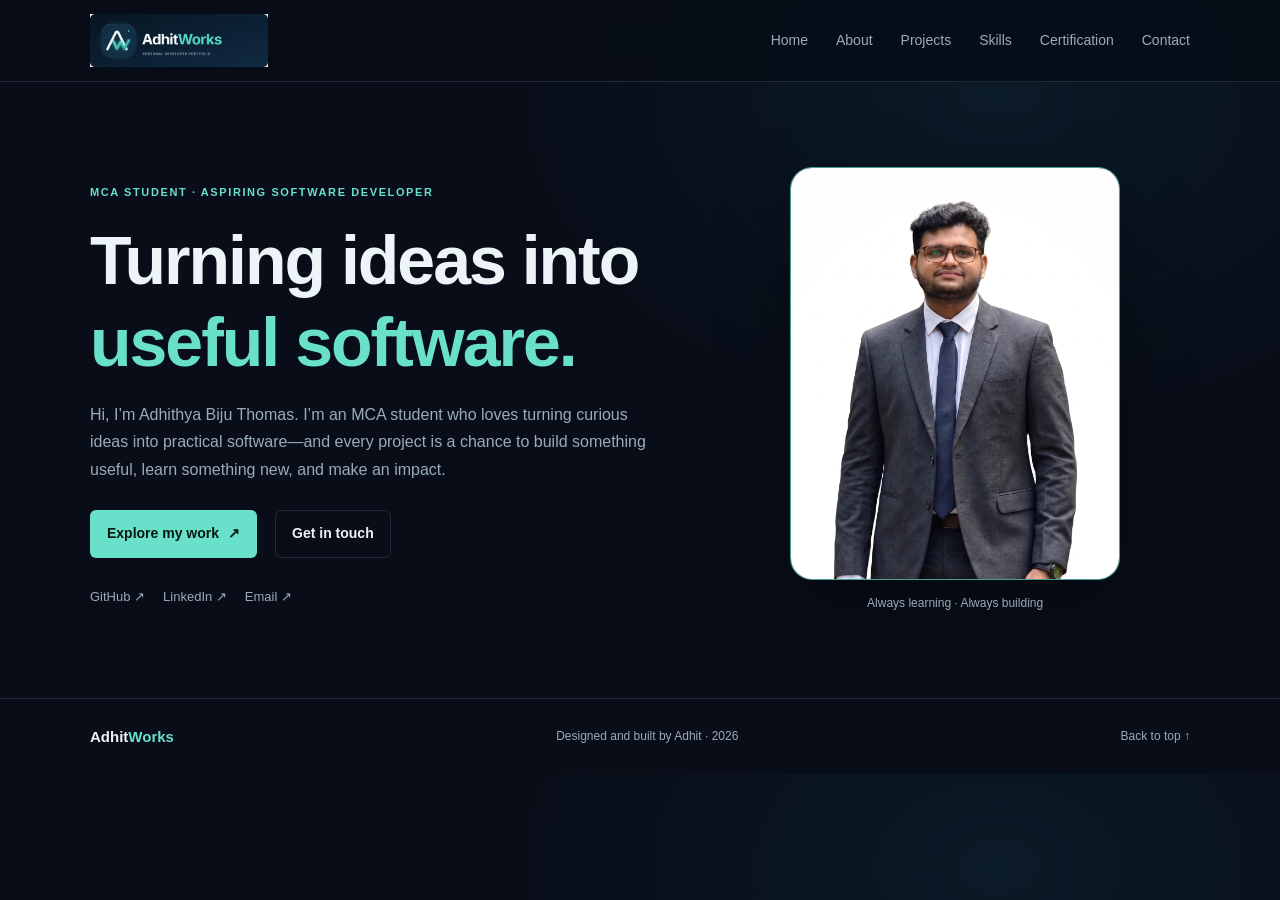
<file: index.html>
<!DOCTYPE html>
<html lang="en">
<head>
  <meta charset="UTF-8">
  <meta name="viewport" content="width=device-width, initial-scale=1.0">
  <meta name="theme-color" content="#080d18">
  <meta name="description" content="AdhitWorks — portfolio of Adhit, MCA student and aspiring software developer.">
  <title>AdhitWorks | Adhit</title>

  <link rel="icon" type="image/jpeg" href="./Assets/images/icon.jpg">
  <link rel="stylesheet" href="./Assets/css/style.css">
  <script src="./Assets/javascript/script.js" defer></script>
</head>
<body>
<header class="header">
  <a class="brand" href="index.html#home" aria-label="AdhitWorks home">
    <img class="brand-logo"
         src="./Assets/images/logo.jpg"
         alt="AdhitWorks"
         width="2048"
         height="612">
  </a>

  <button class="menu-button" type="button" aria-label="Open menu" aria-expanded="false">
    ☰
  </button>

  <nav class="navigation" aria-label="Main navigation">
    <a href="index.html#home">Home</a>
    <a href="about.html">About</a>
    <a href="project.html">Projects</a>
    <a href="skills.html">Skills</a>
    <a href="certification.html">Certification</a>
    <a href="contact.html" aria-current="page">Contact</a>
  </nav>
</header>

<main>
  <section class="hero section" id="home">
    <div class="hero-content">
      <p class="eyebrow">MCA STUDENT · ASPIRING SOFTWARE DEVELOPER</p>
      <h1>Turning ideas into <span class="accent">useful software.</span></h1>
      <p class="intro">
        Hi, I’m Adhithya Biju Thomas. I’m an MCA student who loves turning
        curious ideas into practical software—and every project is a chance
        to build something useful, learn something new, and make an impact.
      </p>

      <div class="buttons">
        <a class="button primary-button" href="project.html">
          Explore my work <span>↗</span>
        </a>
        <a class="button secondary-button" href="contact.html">Get in touch</a>
      </div>

      <div class="social-links">
        <a href="#">GitHub ↗</a>
        <a href="#">LinkedIn ↗</a>
        <a href="mailto:your.email@example.com">Email ↗</a>
      </div>
    </div>

    <div class="hero-photo">
      <div class="photo-frame">
        <img src="./Assets/images/Adhithya.jpg"
             alt="Portrait of Adhit"
             width="768"
             height="1365">
      </div>
      <span class="photo-note">Always learning · Always building</span>
    </div>
  </section>
</main>

<footer class="footer">
  <a class="footer-brand" href="index.html#home">Adhit<span>Works</span></a>
  <p>Designed and built by Adhit · <span id="year"></span></p>
  <a href="index.html#home">Back to top ↑</a>
</footer>
</body>
</html>
</file>
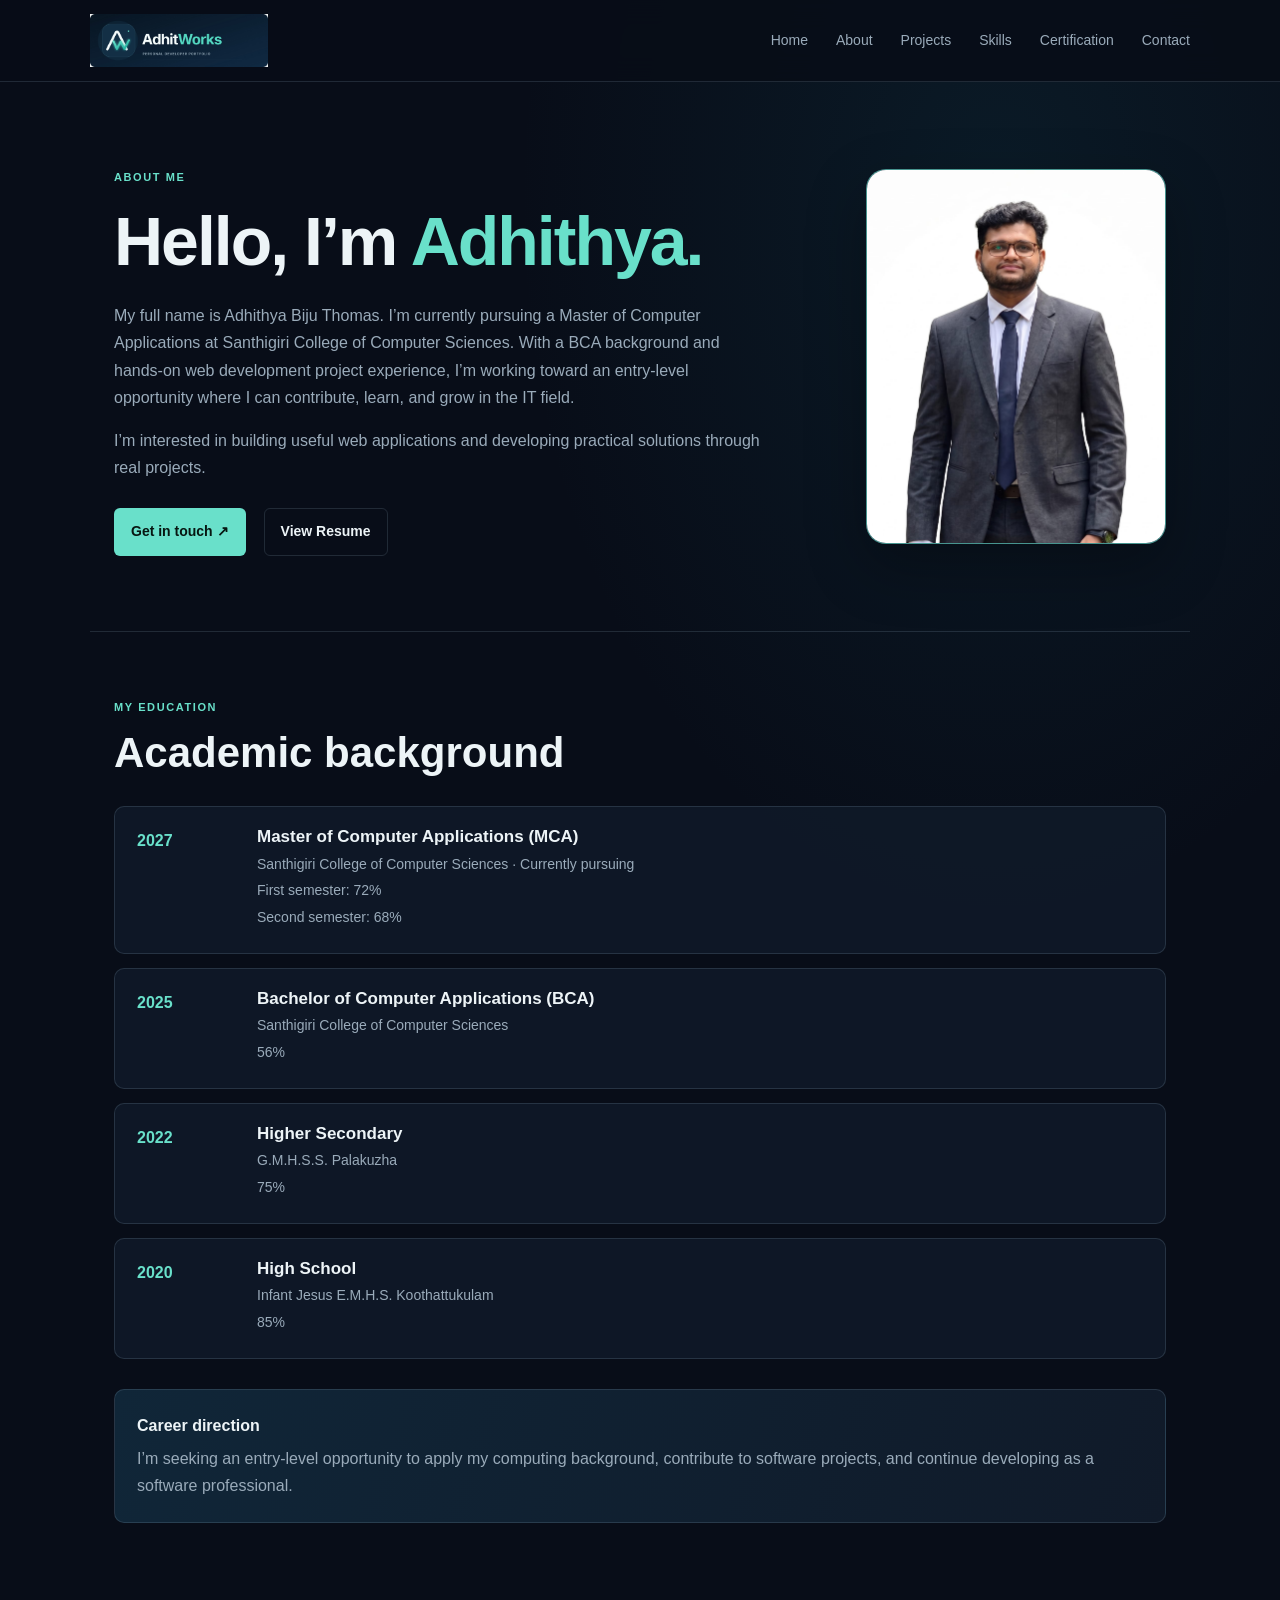
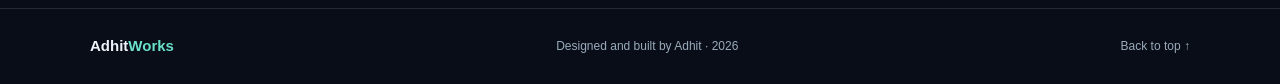
<file: about.html>
<!DOCTYPE html>
<html lang="en">
<head>
  <meta charset="UTF-8">
  <meta name="viewport" content="width=device-width, initial-scale=1.0">
  <meta name="theme-color" content="#080d18">
  <meta name="description" content="About Adhit, MCA student and aspiring software developer.">
  <title>About | AdhitWorks</title>

  <link rel="icon" type="image/jpeg" href="./Assets/images/icon.jpg">
  <link rel="stylesheet" href="./Assets/css/style.css">
  <script src="./Assets/javascript/script.js" defer></script>

  <style>
    .about-main {
      max-width: 1100px;
      margin: 0 auto;
    }

    .about-hero {
      display: grid;
      grid-template-columns: minmax(0, 1fr) 300px;
      align-items: center;
      gap: 64px;
      padding-top: 75px;
      padding-bottom: 75px;
    }

    .about-copy h1 {
      margin: 14px 0 20px;
    }

    .about-copy > p:not(.eyebrow) {
      max-width: 650px;
      color: var(--muted);
    }

    .about-photo {
      width: 100%;
      aspect-ratio: 4 / 5;
      overflow: hidden;
      border: 1px solid rgba(105, 224, 202, 0.6);
      border-radius: 20px;
      background: var(--surface-light);
      box-shadow: 0 22px 60px rgba(0, 0, 0, 0.3);
    }

    .about-photo img {
      display: block;
      width: 100%;
      height: 100%;
      object-fit: cover;
      object-position: center 15%;
    }

    .education-section {
      padding-top: 55px;
      padding-bottom: 85px;
      border-top: 1px solid var(--border);
    }

    .education-section h2 {
      margin-bottom: 28px;
    }

    .education-list {
      display: grid;
      gap: 14px;
    }

    .education-item {
      display: grid;
      grid-template-columns: 100px minmax(0, 1fr);
      gap: 20px;
      padding: 20px 22px;
      background: rgba(16, 26, 41, 0.86);
      border: 1px solid var(--border);
      border-radius: 10px;
    }

    .education-year {
      color: var(--teal);
      font-weight: 700;
    }

    .education-item h3 {
      margin: 0 0 5px;
      font-size: 17px;
    }

    .education-item p {
      margin: 3px 0;
      color: var(--muted);
      font-size: 14px;
    }

    .career-note {
      margin-top: 30px;
      padding: 22px;
      background: linear-gradient(110deg, #102638, #101a29);
      border: 1px solid var(--border);
      border-radius: 10px;
      color: var(--muted);
    }

    .career-note strong {
      display: block;
      margin-bottom: 6px;
      color: var(--text);
    }

    @media (max-width: 760px) {
      .about-hero {
        grid-template-columns: 1fr;
        gap: 30px;
        padding-top: 50px;
      }

      .about-photo {
        width: min(280px, 80%);
        margin: 0 auto;
      }
    }

    @media (max-width: 480px) {
      .education-item {
        grid-template-columns: 1fr;
        gap: 5px;
        padding: 18px;
      }
    }
  </style>
</head>

<body>
<header class="header">
  <a class="brand" href="index.html#home" aria-label="AdhitWorks home">
    <img
      class="brand-logo"
      src="./Assets/images/logo.jpg"
      alt="AdhitWorks"
      width="2048"
      height="612"
    >
  </a>

  <button class="menu-button" type="button" aria-label="Open menu" aria-expanded="false">
    ☰
  </button>

  <nav class="navigation" aria-label="Main navigation">
    <a href="index.html#home">Home</a>
    <a href="about.html">About</a>
    <a href="project.html">Projects</a>
    <a href="skills.html">Skills</a>
    <a href="certification.html">Certification</a>
    <a href="contact.html" aria-current="page">Contact</a>
  </nav>
</header>

<main class="about-main">
  <section class="about-hero section">
    <div class="about-copy">
      <p class="eyebrow">ABOUT ME</p>
      <h1>Hello, I’m <span class="accent">Adhithya.</span></h1>

      <p>
        My full name is Adhithya Biju Thomas. I’m currently pursuing a
        Master of Computer Applications at Santhigiri College of Computer
        Sciences. With a BCA background and hands-on web development project
        experience, I’m working toward an entry-level opportunity where I can
        contribute, learn, and grow in the IT field.
      </p>

      <p>
        I’m interested in building useful web applications and developing
        practical solutions through real projects.
      </p>

      <div class="buttons">
        <a class="button primary-button" href="contact.html">Get in touch ↗</a>
        <a
          class="button secondary-button"
          href="./Assets/documents/Resume.pdf"
          target="_blank"
          rel="noopener noreferrer"
        >
          View Resume
        </a>
      </div>
    </div>

    <div class="about-photo">
      <img
        src="./Assets/images/Adhithya.jpg"
        alt="Portrait of Adhithya Biju Thomas"
        width="768"
        height="1365"
      >
    </div>
  </section>

  <section class="education-section section">
    <p class="eyebrow">MY EDUCATION</p>
    <h2>Academic background</h2>

    <div class="education-list">
      <article class="education-item">
        <div class="education-year">2027</div>
        <div>
          <h3>Master of Computer Applications (MCA)</h3>
          <p>Santhigiri College of Computer Sciences · Currently pursuing</p>
          <p>First semester: 72%</p>
          <p>Second semester: 68%</p>
        </div>
      </article>

      <article class="education-item">
        <div class="education-year">2025</div>
        <div>
          <h3>Bachelor of Computer Applications (BCA)</h3>
          <p>Santhigiri College of Computer Sciences</p>
          <p>56%</p>
        </div>
      </article>

      <article class="education-item">
        <div class="education-year">2022</div>
        <div>
          <h3>Higher Secondary</h3>
          <p>G.M.H.S.S. Palakuzha</p>
          <p>75%</p>
        </div>
      </article>

      <article class="education-item">
        <div class="education-year">2020</div>
        <div>
          <h3>High School</h3>
          <p>Infant Jesus E.M.H.S. Koothattukulam</p>
          <p>85%</p>
        </div>
      </article>
    </div>

    <div class="career-note">
      <strong>Career direction</strong>
      I’m seeking an entry-level opportunity to apply my computing background,
      contribute to software projects, and continue developing as a software
      professional.
    </div>
  </section>
</main>

<footer class="footer">
  <a class="footer-brand" href="index.html#home">Adhit<span>Works</span></a>
  <p>Designed and built by Adhit · <span id="year"></span></p>
  <a href="#">Back to top ↑</a>
</footer>
</body>
</html>
</file>
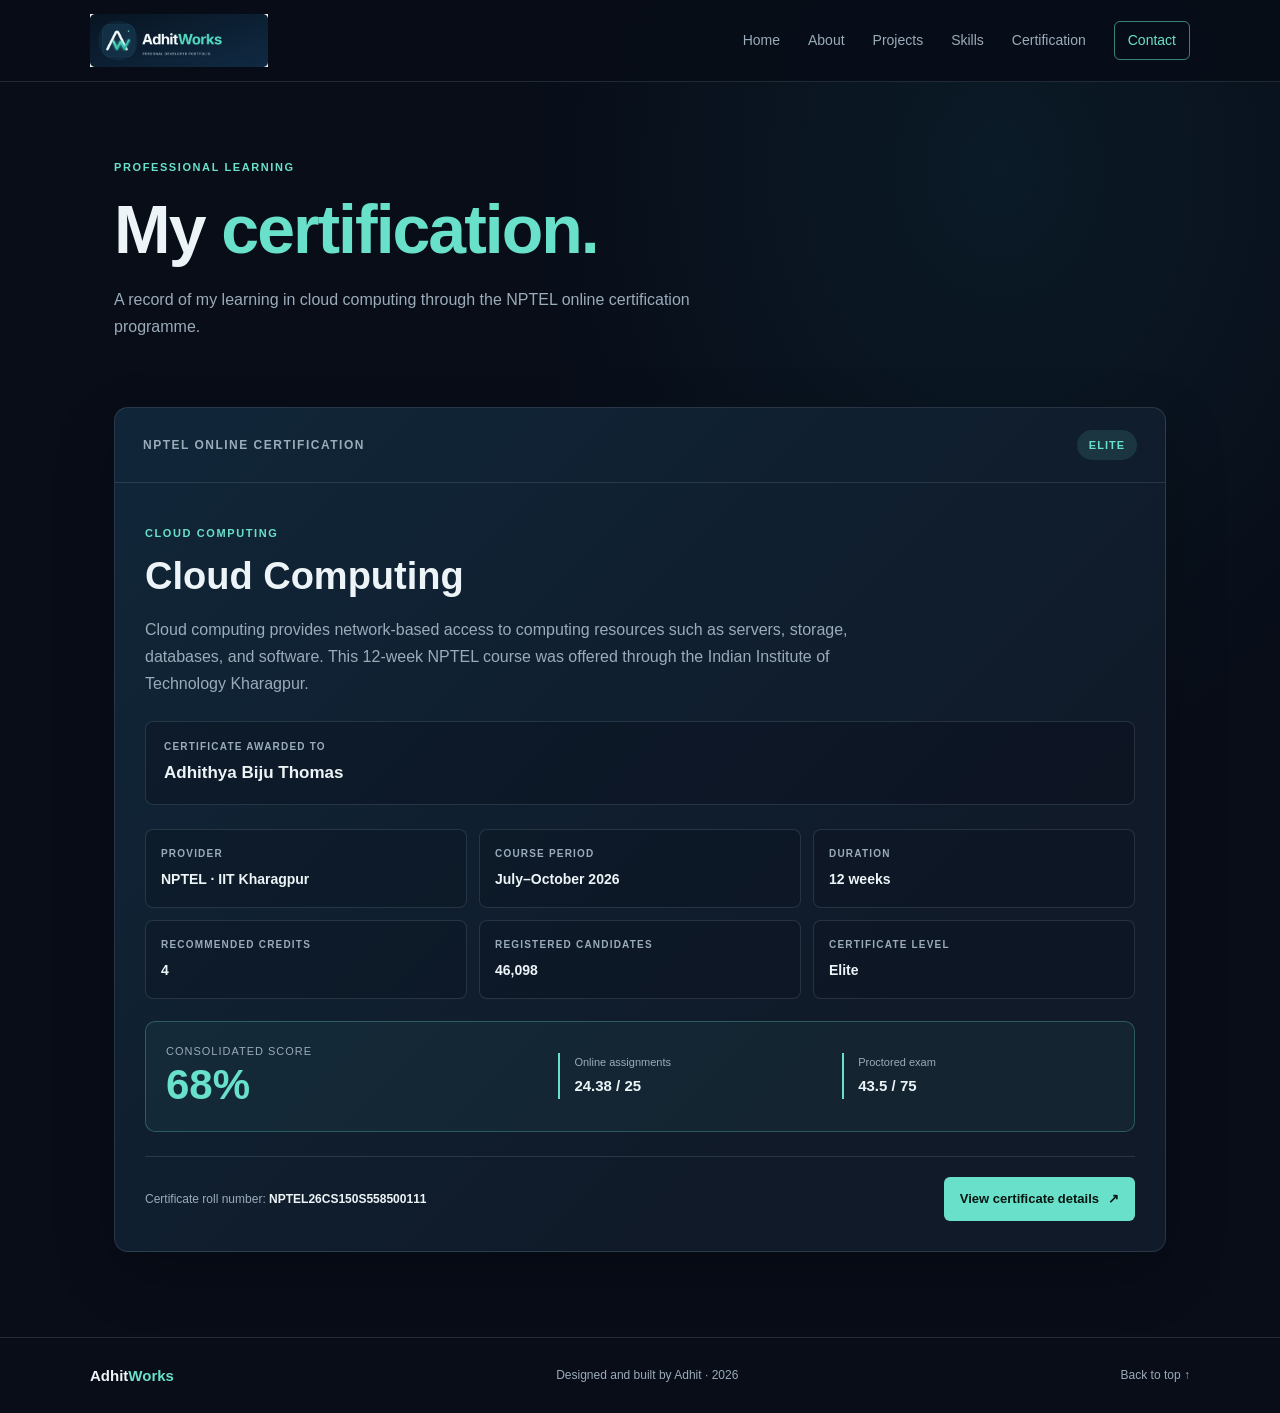
<file: certification.html>
<!DOCTYPE html>
<html lang="en">
<head>
  <meta charset="UTF-8">
  <meta name="viewport" content="width=device-width, initial-scale=1.0">
  <meta name="theme-color" content="#080d18">
  <meta name="description" content="Adhithya Biju Thomas's NPTEL Cloud Computing certification.">
  <title>Certification | AdhitWorks</title>

  <link rel="icon" type="image/jpeg" href="./Assets/images/icon.jpg">
  <link rel="stylesheet" href="./Assets/css/style.css">
  <script src="./Assets/javascript/script.js" defer></script>

  <style>
    .certification-page {
      max-width: 1100px;
      margin: 0 auto;
    }

    .certification-intro {
      padding-top: 65px;
      padding-bottom: 30px;
    }

    .certification-intro h1 {
      margin: 12px 0;
    }

    .certification-intro > p:last-child {
      max-width: 650px;
      color: var(--muted);
    }

    .certificate-section {
      padding-top: 20px;
      padding-bottom: 85px;
    }

    .certificate-card {
      overflow: hidden;
      border: 1px solid var(--border);
      border-radius: 14px;
      background: linear-gradient(135deg, #102638, #101a29 72%);
      box-shadow: 0 22px 60px rgba(0, 0, 0, 0.24);
    }

    .certificate-card-header {
      display: flex;
      align-items: center;
      justify-content: space-between;
      gap: 20px;
      padding: 22px 28px;
      border-bottom: 1px solid var(--border);
    }

    .certificate-provider {
      color: var(--muted);
      font-size: 12px;
      font-weight: 700;
      letter-spacing: 1.5px;
    }

    .elite-badge {
      padding: 6px 12px;
      border-radius: 999px;
      background: rgba(105, 224, 202, 0.12);
      color: var(--teal);
      font-size: 11px;
      font-weight: 700;
      letter-spacing: 1px;
    }

    .certificate-content {
      padding: 30px;
    }

    .certificate-content h2 {
      margin: 7px 0 12px;
      font-size: clamp(26px, 4vw, 38px);
    }

    .certificate-description {
      max-width: 720px;
      color: var(--muted);
    }

    .recipient {
      margin: 24px 0;
      padding: 16px 18px;
      border: 1px solid var(--border);
      border-radius: 8px;
      background: rgba(8, 13, 24, 0.3);
    }

    .recipient span,
    .detail-label {
      display: block;
      color: var(--muted);
      font-size: 10px;
      font-weight: 700;
      letter-spacing: 1.2px;
      text-transform: uppercase;
    }

    .recipient strong {
      display: block;
      margin-top: 4px;
      font-size: 17px;
    }

    .certificate-details {
      display: grid;
      grid-template-columns: repeat(3, minmax(0, 1fr));
      gap: 12px;
      margin: 22px 0;
    }

    .detail-card {
      padding: 15px;
      border: 1px solid var(--border);
      border-radius: 8px;
      background: rgba(8, 13, 24, 0.26);
    }

    .detail-card strong {
      display: block;
      margin-top: 6px;
      font-size: 14px;
    }

    .score-panel {
      display: grid;
      grid-template-columns: 0.8fr 1.2fr;
      align-items: center;
      gap: 22px;
      margin-top: 22px;
      padding: 20px;
      border: 1px solid rgba(105, 224, 202, 0.28);
      border-radius: 10px;
      background: rgba(105, 224, 202, 0.05);
    }

    .score-total span {
      display: block;
      color: var(--muted);
      font-size: 11px;
      letter-spacing: 1px;
      text-transform: uppercase;
    }

    .score-total strong {
      display: block;
      color: var(--teal);
      font-size: 42px;
      line-height: 1.2;
    }

    .score-breakdown {
      display: grid;
      grid-template-columns: 1fr 1fr;
      gap: 12px;
    }

    .score-breakdown div {
      padding-left: 14px;
      border-left: 2px solid var(--teal);
    }

    .score-breakdown span {
      display: block;
      color: var(--muted);
      font-size: 11px;
    }

    .score-breakdown strong {
      font-size: 15px;
    }

    .certificate-footer {
      display: flex;
      align-items: center;
      justify-content: space-between;
      gap: 18px;
      margin-top: 24px;
      padding-top: 20px;
      border-top: 1px solid var(--border);
    }

    .roll-number {
      color: var(--muted);
      font-size: 12px;
      overflow-wrap: anywhere;
    }

    .roll-number strong {
      color: var(--text);
    }

    .certificate-button {
      display: inline-flex;
      flex: 0 0 auto;
      align-items: center;
      gap: 9px;
      padding: 11px 16px;
      border-radius: 6px;
      background: var(--teal);
      color: #071611;
      font-size: 13px;
      font-weight: 700;
      transition: transform 0.2s ease, background 0.2s ease;
    }

    .certificate-button:hover {
      transform: translateY(-2px);
      background: #8af0dc;
    }

    @media (max-width: 700px) {
      .certificate-details {
        grid-template-columns: 1fr 1fr;
      }

      .score-panel {
        grid-template-columns: 1fr;
      }
    }

    @media (max-width: 500px) {
      .certificate-content {
        padding: 21px;
      }

      .certificate-card-header {
        padding: 18px 21px;
      }

      .certificate-details,
      .score-breakdown {
        grid-template-columns: 1fr;
      }

      .certificate-footer {
        align-items: flex-start;
        flex-direction: column;
      }
    }
  </style>
</head>

<body id="top">
<header class="header">
  <a class="brand" href="index.html#home" aria-label="AdhitWorks home">
    <img
      class="brand-logo"
      src="./Assets/images/logo.jpg"
      alt="AdhitWorks"
      width="2048"
      height="612"
    >
  </a>

  <button class="menu-button" type="button" aria-label="Open menu" aria-expanded="false">
    ☰
  </button>

  <nav class="navigation" aria-label="Main navigation">
    <a href="index.html#home">Home</a>
    <a href="about.html">About</a>
    <a href="project.html">Projects</a>
    <a href="skills.html">Skills</a>
    <a href="certification.html" aria-current="page">Certification</a>
    <a class="contact-link" href="contact.html">Contact</a>
  </nav>
</header>

<main class="certification-page">
  <section class="certification-intro section">
    <p class="eyebrow">PROFESSIONAL LEARNING</p>
    <h1>My <span class="accent">certification.</span></h1>
    <p>
      A record of my learning in cloud computing through the NPTEL online
      certification programme.
    </p>
  </section>

  <section class="certificate-section section">
    <article class="certificate-card">
      <div class="certificate-card-header">
        <span class="certificate-provider">NPTEL ONLINE CERTIFICATION</span>
        <span class="elite-badge">ELITE</span>
      </div>

      <div class="certificate-content">
        <p class="eyebrow">CLOUD COMPUTING</p>
        <h2>Cloud Computing</h2>
        <p class="certificate-description">
          Cloud computing provides network-based access to computing resources
          such as servers, storage, databases, and software. This 12-week NPTEL
          course was offered through the Indian Institute of Technology
          Kharagpur.
        </p>

        <div class="recipient">
          <span>Certificate awarded to</span>
          <strong>Adhithya Biju Thomas</strong>
        </div>

        <div class="certificate-details">
          <div class="detail-card">
            <span class="detail-label">Provider</span>
            <strong>NPTEL · IIT Kharagpur</strong>
          </div>
          <div class="detail-card">
            <span class="detail-label">Course period</span>
            <strong>July–October 2026</strong>
          </div>
          <div class="detail-card">
            <span class="detail-label">Duration</span>
            <strong>12 weeks</strong>
          </div>
          <div class="detail-card">
            <span class="detail-label">Recommended credits</span>
            <strong>4</strong>
          </div>
          <div class="detail-card">
            <span class="detail-label">Registered candidates</span>
            <strong>46,098</strong>
          </div>
          <div class="detail-card">
            <span class="detail-label">Certificate level</span>
            <strong>Elite</strong>
          </div>
        </div>

        <div class="score-panel">
          <div class="score-total">
            <span>Consolidated score</span>
            <strong>68%</strong>
          </div>
          <div class="score-breakdown">
            <div>
              <span>Online assignments</span>
              <strong>24.38 / 25</strong>
            </div>
            <div>
              <span>Proctored exam</span>
              <strong>43.5 / 75</strong>
            </div>
          </div>
        </div>

        <div class="certificate-footer">
          <div class="roll-number">
            Certificate roll number:
            <strong>NPTEL26CS150S558500111</strong>
          </div>
          <a
            class="certificate-button"
            href="./Assets/documents/Cloud.pdf"
            target="_blank"
            rel="noopener noreferrer"
          >
            View certificate details <span aria-hidden="true">↗</span>
          </a>
        </div>
      </div>
    </article>
  </section>
</main>

<footer class="footer">
  <a class="footer-brand" href="index.html#home">Adhit<span>Works</span></a>
  <p>Designed and built by Adhit · <span id="year"></span></p>
  <a href="#top">Back to top ↑</a>
</footer>
</body>
</html>
</file>
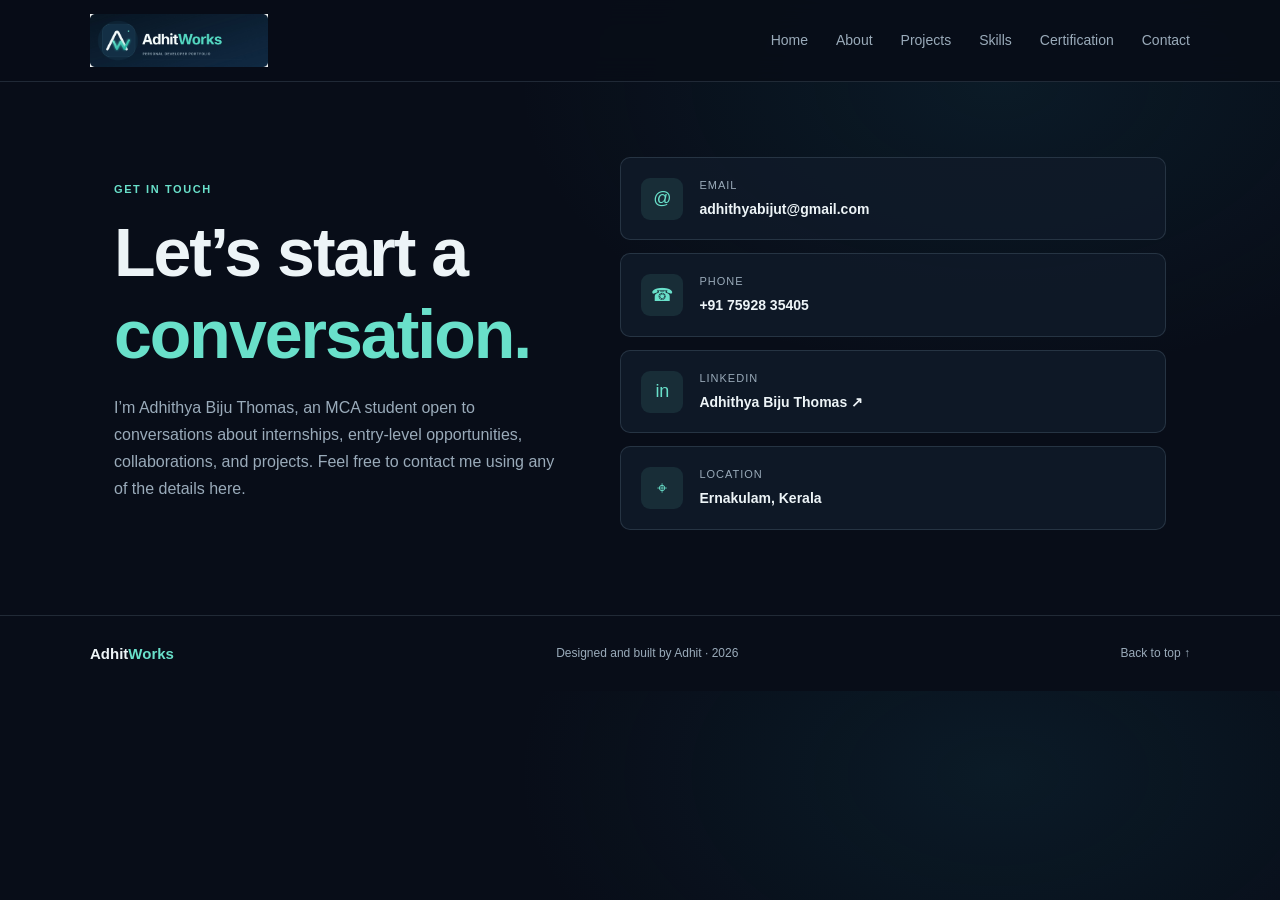
<file: contact.html>
<!DOCTYPE html>
<html lang="en">
<head>
  <meta charset="UTF-8">
  <meta name="viewport" content="width=device-width, initial-scale=1.0">
  <meta name="theme-color" content="#080d18">
  <meta name="description" content="Contact Adhithya Biju Thomas through AdhitWorks.">
  <title>Contact | AdhitWorks</title>

  <link rel="icon" type="image/jpeg" href="./Assets/images/icon.jpg">
  <link rel="stylesheet" href="./Assets/css/style.css">
  <script src="./Assets/javascript/script.js" defer></script>

  <style>
    .contact-page {
      max-width: 1100px;
      margin: 0 auto;
    }

    .contact-layout {
      display: grid;
      grid-template-columns: 0.9fr 1.1fr;
      align-items: center;
      gap: 60px;
      padding-top: 75px;
      padding-bottom: 85px;
    }

    .contact-intro h1 {
      margin: 14px 0 18px;
    }

    .contact-intro > p:not(.eyebrow) {
      max-width: 470px;
      color: var(--muted);
    }

    .contact-cards {
      display: grid;
      gap: 13px;
    }

    .contact-card {
      display: flex;
      align-items: center;
      gap: 16px;
      padding: 18px 20px;
      background: rgba(16, 26, 41, 0.9);
      border: 1px solid var(--border);
      border-radius: 10px;
      transition: transform 0.2s ease, border-color 0.2s ease;
    }

    .contact-card:hover {
      transform: translateY(-2px);
      border-color: rgba(105, 224, 202, 0.55);
    }

    .contact-icon {
      width: 42px;
      height: 42px;
      flex: 0 0 42px;
      display: grid;
      place-items: center;
      border-radius: 9px;
      background: rgba(105, 224, 202, 0.1);
      color: var(--teal);
      font-size: 18px;
    }

    .contact-card small {
      display: block;
      margin-bottom: 3px;
      color: var(--muted);
      font-size: 11px;
      letter-spacing: 1px;
      text-transform: uppercase;
    }

    .contact-card strong {
      display: block;
      overflow-wrap: anywhere;
      color: var(--text);
      font-size: 14px;
    }

    .contact-card:hover strong {
      color: var(--teal);
    }

    @media (max-width: 760px) {
      .contact-layout {
        grid-template-columns: 1fr;
        gap: 30px;
        padding-top: 50px;
      }
    }
  </style>
</head>

<body id="top">
<header class="header">
  <a class="brand" href="index.html#home" aria-label="AdhitWorks home">
    <img
      class="brand-logo"
      src="./Assets/images/logo.jpg"
      alt="AdhitWorks"
      width="2048"
      height="612"
    >
  </a>

  <button class="menu-button" type="button" aria-label="Open menu" aria-expanded="false">
    ☰
  </button>

  <nav class="navigation" aria-label="Main navigation">
    <a href="index.html#home">Home</a>
    <a href="about.html">About</a>
    <a href="project.html">Projects</a>
    <a href="skills.html">Skills</a>
    <a href="certification.html">Certification</a>
    <a href="contact.html" aria-current="page">Contact</a>
  </nav>
</header>

<main class="contact-page">
  <section class="contact-layout section">
    <div class="contact-intro">
      <p class="eyebrow">GET IN TOUCH</p>
      <h1>Let’s start a <span class="accent">conversation.</span></h1>
      <p>
        I’m Adhithya Biju Thomas, an MCA student open to conversations about
        internships, entry-level opportunities, collaborations, and projects.
        Feel free to contact me using any of the details here.
      </p>
    </div>

    <div class="contact-cards">
      <a class="contact-card" href="mailto:adhithyabijut@gmail.com">
        <span class="contact-icon" aria-hidden="true">@</span>
        <span>
          <small>Email</small>
          <strong>adhithyabijut@gmail.com</strong>
        </span>
      </a>

      <a class="contact-card" href="tel:+917592835405">
        <span class="contact-icon" aria-hidden="true">☎</span>
        <span>
          <small>Phone</small>
          <strong>+91 75928 35405</strong>
        </span>
      </a>

      <a class="contact-card"
         href="https://www.linkedin.com/in/adhithya-biju-thomas-748254435"
         target="_blank"
         rel="noopener noreferrer">
        <span class="contact-icon" aria-hidden="true">in</span>
        <span>
          <small>LinkedIn</small>
          <strong>Adhithya Biju Thomas ↗</strong>
        </span>
      </a>

      <div class="contact-card">
        <span class="contact-icon" aria-hidden="true">⌖</span>
        <span>
          <small>Location</small>
          <strong>Ernakulam, Kerala</strong>
        </span>
      </div>
    </div>
  </section>
</main>

<footer class="footer">
  <a class="footer-brand" href="index.html#home">Adhit<span>Works</span></a>
  <p>Designed and built by Adhit · <span id="year"></span></p>
  <a href="#top">Back to top ↑</a>
</footer>
</body>
</html>
</file>
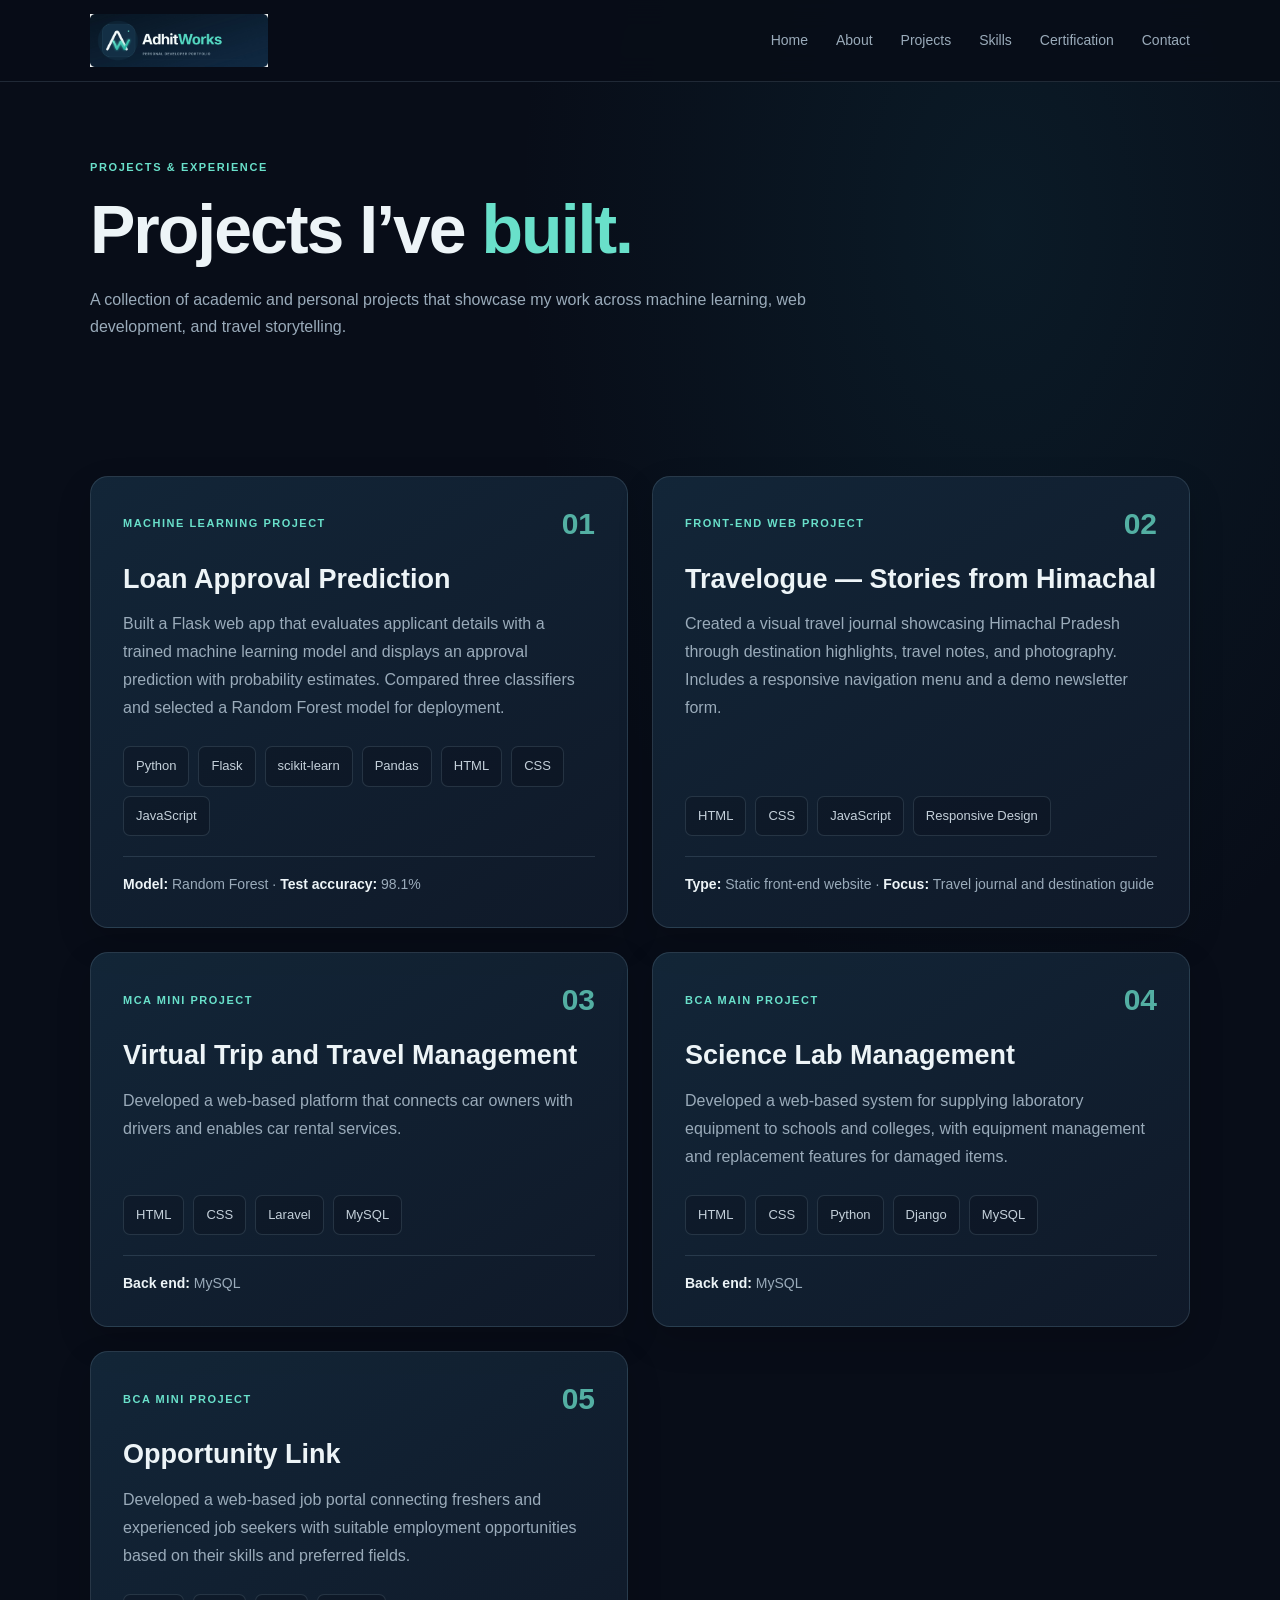
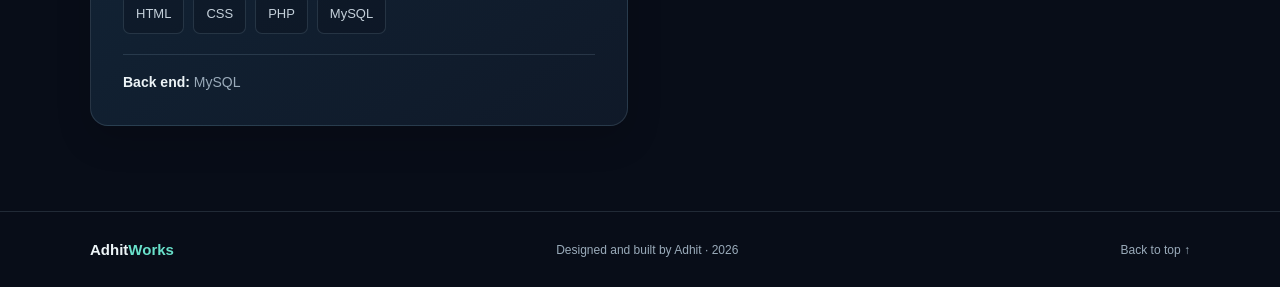
<file: project.html>
<!DOCTYPE html>
<html lang="en">
<head>
  <meta charset="UTF-8">
  <meta name="viewport" content="width=device-width, initial-scale=1.0">
  <meta name="theme-color" content="#080d18">
  <meta name="description" content="Adhit's projects, technical skills, and technologies.">
  <title>Projects &amp; Skills | AdhitWorks</title>

  <link rel="icon" type="image/jpeg" href="./Assets/images/icon.jpg">
  <link rel="stylesheet" href="./Assets/css/style.css">
  <script src="./Assets/javascript/script.js" defer></script>

  <style>
    .skill-page {
      max-width: 1200px;
      margin: 0 auto;
    }

    .page-intro {
      padding-top: 65px;
      padding-bottom: 34px;
    }

    .page-intro h1 {
      margin: 12px 0;
    }

    .page-intro > p:last-child,
    .section-description {
      max-width: 720px;
      color: var(--muted);
      font-size: 16px;
      line-height: 1.7;
    }

    .project-grid,
    .skill-grid {
      display: grid;
      grid-template-columns: repeat(2, minmax(0, 1fr));
      gap: 24px;
    }

    .portfolio-project,
    .skill-card {
      padding: 32px;
      background:
        linear-gradient(145deg, rgba(19, 39, 57, 0.96), rgba(16, 26, 41, 0.96));
      border: 1px solid var(--border);
      border-radius: 18px;
      box-shadow: 0 14px 35px rgba(0, 0, 0, 0.16);
    }

    .portfolio-project {
      min-height: 340px;
      display: flex;
      flex-direction: column;
      transition:
        transform 0.22s ease,
        border-color 0.22s ease,
        box-shadow 0.22s ease;
    }

    .portfolio-project:hover {
      transform: translateY(-6px);
      border-color: rgba(105, 224, 202, 0.65);
      box-shadow: 0 20px 42px rgba(0, 0, 0, 0.25);
    }

    .project-top {
      display: flex;
      justify-content: space-between;
      align-items: center;
      gap: 12px;
      margin-bottom: 24px;
    }

    .project-type {
      color: var(--teal);
      font-size: 11px;
      font-weight: 700;
      letter-spacing: 1.5px;
      text-transform: uppercase;
    }

    .project-number {
      color: rgba(105, 224, 202, 0.75);
      font-size: 30px;
      font-weight: 700;
      line-height: 1;
    }

    .portfolio-project h2 {
      margin: 0 0 14px;
      font-size: clamp(22px, 2.4vw, 27px);
      line-height: 1.25;
    }

    .portfolio-project > p {
      flex: 1;
      margin: 0 0 24px;
      color: var(--muted);
      font-size: 16px;
      line-height: 1.75;
    }

    .skill-tags {
      display: flex;
      flex-wrap: wrap;
      gap: 9px;
    }

    .skill-tags span {
      padding: 8px 12px;
      border: 1px solid var(--border);
      border-radius: 7px;
      background: rgba(8, 13, 24, 0.28);
      color: #c4d0da;
      font-size: 13px;
    }

    .project-meta {
      margin-top: 20px;
      padding-top: 16px;
      border-top: 1px solid var(--border);
      color: var(--muted);
      font-size: 14px;
      line-height: 1.6;
    }

    .project-meta strong {
      color: var(--text);
    }

    .skills-section {
      padding-top: 65px;
      padding-bottom: 85px;
    }

    .skill-card h2 {
      margin: 0 0 15px;
      font-size: 19px;
    }

    .skill-card p {
      margin: 13px 0 0;
      color: var(--muted);
      font-size: 13px;
    }

    @media (max-width: 760px) {
      .skill-page {
        padding-right: 18px;
        padding-left: 18px;
      }

      .project-grid,
      .skill-grid {
        grid-template-columns: 1fr;
      }

      .portfolio-project {
        min-height: 0;
      }

      .page-intro {
        padding-top: 48px;
      }
    }

    @media (max-width: 480px) {
      .portfolio-project {
        padding: 24px;
        border-radius: 14px;
      }

      .project-top {
        margin-bottom: 19px;
      }

      .portfolio-project h2 {
        font-size: 22px;
      }

      .portfolio-project > p {
        font-size: 15px;
      }
    }
  </style>
</head>

<body id="top">
<header class="header">
  <a class="brand" href="index.html#home" aria-label="AdhitWorks home">
    <img
      class="brand-logo"
      src="./Assets/images/logo.jpg"
      alt="AdhitWorks"
      width="2048"
      height="612"
    >
  </a>

  <button class="menu-button" type="button" aria-label="Open menu" aria-expanded="false">
    ☰
  </button>

  <nav class="navigation" aria-label="Main navigation">
    <a href="index.html#home">Home</a>
    <a href="about.html">About</a>
    <a href="project.html" aria-current="page">Projects</a>
    <a href="skills.html">Skills</a>
    <a href="certification.html">Certification</a>
    <a href="contact.html">Contact</a>
  </nav>
</header>

<main class="skill-page">
  <section class="page-intro section">
    <p class="eyebrow">PROJECTS &amp; EXPERIENCE</p>
    <h1>Projects I’ve <span class="accent">built.</span></h1>
    <p>
      A collection of academic and personal projects that showcase my work
      across machine learning, web development, and travel storytelling.
    </p>
  </section>

  <section class="section">
    <div class="project-grid">

      <article class="portfolio-project">
        <div class="project-top">
          <span class="project-type">Machine Learning Project</span>
          <span class="project-number">01</span>
        </div>
        <h2>Loan Approval Prediction</h2>
        <p>
          Built a Flask web app that evaluates applicant details with a trained
          machine learning model and displays an approval prediction with
          probability estimates. Compared three classifiers and selected a
          Random Forest model for deployment.
        </p>
        <div class="skill-tags">
          <span>Python</span>
          <span>Flask</span>
          <span>scikit-learn</span>
          <span>Pandas</span>
          <span>HTML</span>
          <span>CSS</span>
          <span>JavaScript</span>
        </div>
        <div class="project-meta">
          <strong>Model:</strong> Random Forest ·
          <strong>Test accuracy:</strong> 98.1%
        </div>
      </article>

      <article class="portfolio-project">
        <div class="project-top">
          <span class="project-type">Front-End Web Project</span>
          <span class="project-number">02</span>
        </div>
        <h2>Travelogue — Stories from Himachal</h2>
        <p>
          Created a visual travel journal showcasing Himachal Pradesh through
          destination highlights, travel notes, and photography. Includes a
          responsive navigation menu and a demo newsletter form.
        </p>
        <div class="skill-tags">
          <span>HTML</span>
          <span>CSS</span>
          <span>JavaScript</span>
          <span>Responsive Design</span>
        </div>
        <div class="project-meta">
          <strong>Type:</strong> Static front-end website ·
          <strong>Focus:</strong> Travel journal and destination guide
        </div>
      </article>

      <article class="portfolio-project">
        <div class="project-top">
          <span class="project-type">MCA Mini Project</span>
          <span class="project-number">03</span>
        </div>
        <h2>Virtual Trip and Travel Management</h2>
        <p>
          Developed a web-based platform that connects car owners with drivers
          and enables car rental services.
        </p>
        <div class="skill-tags">
          <span>HTML</span>
          <span>CSS</span>
          <span>Laravel</span>
          <span>MySQL</span>
        </div>
        <div class="project-meta">
          <strong>Back end:</strong> MySQL
        </div>
      </article>

      <article class="portfolio-project">
        <div class="project-top">
          <span class="project-type">BCA Main Project</span>
          <span class="project-number">04</span>
        </div>
        <h2>Science Lab Management</h2>
        <p>
          Developed a web-based system for supplying laboratory equipment to
          schools and colleges, with equipment management and replacement
          features for damaged items.
        </p>
        <div class="skill-tags">
          <span>HTML</span>
          <span>CSS</span>
          <span>Python</span>
          <span>Django</span>
          <span>MySQL</span>
        </div>
        <div class="project-meta">
          <strong>Back end:</strong> MySQL
        </div>
      </article>

      <article class="portfolio-project">
        <div class="project-top">
          <span class="project-type">BCA Mini Project</span>
          <span class="project-number">05</span>
        </div>
        <h2>Opportunity Link</h2>
        <p>
          Developed a web-based job portal connecting freshers and experienced
          job seekers with suitable employment opportunities based on their
          skills and preferred fields.
        </p>
        <div class="skill-tags">
          <span>HTML</span>
          <span>CSS</span>
          <span>PHP</span>
          <span>MySQL</span>
        </div>
        <div class="project-meta">
          <strong>Back end:</strong> MySQL
        </div>
      </article>

    </div>
  </section>
</main>

<footer class="footer">
  <a class="footer-brand" href="index.html#home">Adhit<span>Works</span></a>
  <p>Designed and built by Adhit · <span id="year"></span></p>
  <a href="#top">Back to top ↑</a>
</footer>
</body>
</html>
</file>
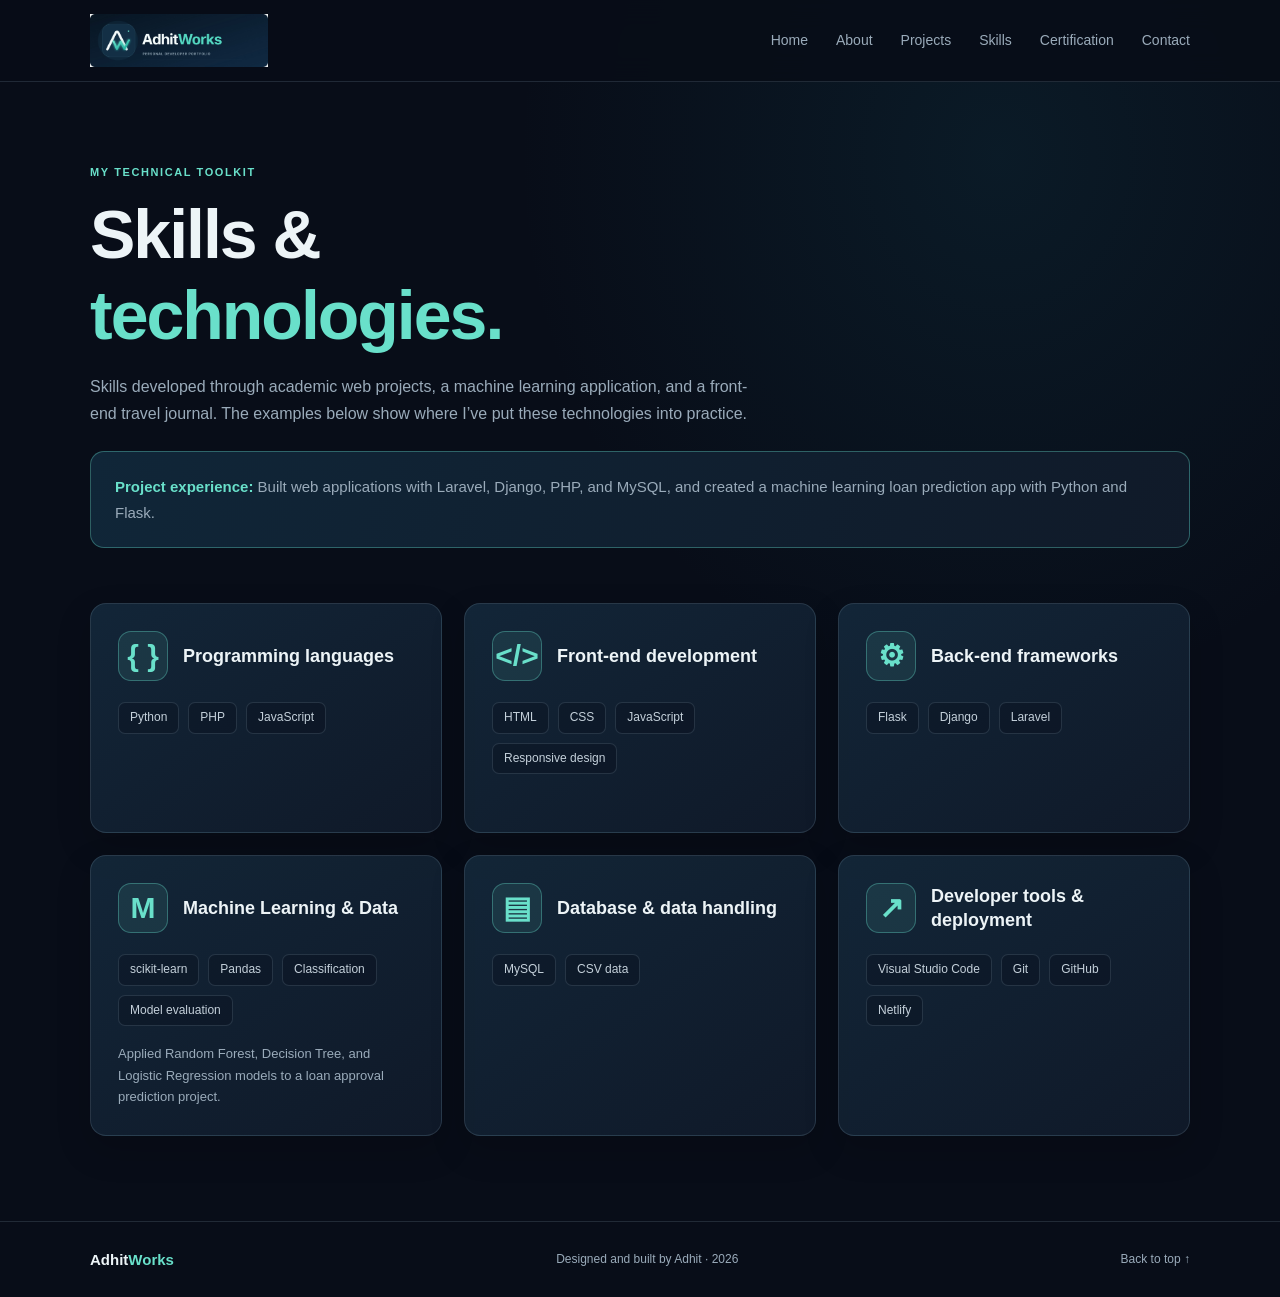
<file: skills.html>
<!DOCTYPE html>
<html lang="en">
<head>
  <meta charset="UTF-8">
  <meta name="viewport" content="width=device-width, initial-scale=1.0">
  <meta name="theme-color" content="#080d18">
  <meta name="description" content="Technical skills and project experience of Adhit.">
  <title>Skills | AdhitWorks</title>

  <link rel="icon" type="image/jpeg" href="./Assets/images/icon.jpg">
  <link rel="stylesheet" href="./Assets/css/style.css">
  <script src="./Assets/javascript/script.js" defer></script>

  <style>
    .skills-page {
      max-width: 1200px;
      margin: 0 auto;
    }

    .skills-intro {
      padding-top: 70px;
      padding-bottom: 45px;
    }

    .skills-intro h1 {
      margin: 12px 0;
    }

    .skills-intro > p:last-of-type {
      max-width: 680px;
      color: var(--muted);
      line-height: 1.7;
    }

    .current-project {
      margin-top: 24px;
      padding: 22px 24px;
      border: 1px solid rgba(105, 224, 202, 0.35);
      border-radius: 14px;
      background: linear-gradient(110deg, #102638, #101a29);
      color: var(--muted);
      font-size: 15px;
      line-height: 1.7;
    }

    .current-project strong {
      color: var(--teal);
    }

    .skills-section {
      padding-top: 10px;
      padding-bottom: 85px;
    }

    .skills-grid {
      display: grid;
      grid-template-columns: repeat(3, minmax(0, 1fr));
      gap: 22px;
    }

    .skill-card {
      min-height: 230px;
      padding: 27px;
      border: 1px solid var(--border);
      border-radius: 16px;
      background:
        linear-gradient(145deg, rgba(19, 39, 57, 0.96), rgba(16, 26, 41, 0.96));
      box-shadow: 0 14px 34px rgba(0, 0, 0, 0.17);
      transition:
        transform 0.22s ease,
        border-color 0.22s ease,
        box-shadow 0.22s ease;
    }

    .skill-card:hover {
      transform: translateY(-5px);
      border-color: rgba(105, 224, 202, 0.6);
      box-shadow: 0 20px 42px rgba(0, 0, 0, 0.25);
    }

    .skill-card-heading {
      display: flex;
      align-items: center;
      gap: 15px;
      margin-bottom: 21px;
    }

    .skill-icon {
      display: grid;
      width: 50px;
      height: 50px;
      flex: 0 0 50px;
      place-items: center;
      border: 1px solid rgba(105, 224, 202, 0.35);
      border-radius: 13px;
      background: rgba(105, 224, 202, 0.1);
      color: var(--teal);
      font-size: 30px;
      font-weight: 700;
      line-height: 1;
    }

    .skill-card h2 {
      margin: 0;
      font-size: 18px;
      line-height: 1.35;
    }

    .skill-card p {
      margin: 17px 0 0;
      color: var(--muted);
      font-size: 13px;
      line-height: 1.65;
    }

    .skill-tags {
      display: flex;
      flex-wrap: wrap;
      gap: 9px;
    }

    .skill-tags span {
      padding: 7px 11px;
      border: 1px solid var(--border);
      border-radius: 7px;
      background: rgba(8, 13, 24, 0.3);
      color: #c4d0da;
      font-size: 12px;
      line-height: 1.3;
    }

    @media (max-width: 950px) {
      .skills-page {
        padding-right: 22px;
        padding-left: 22px;
      }

      .skills-grid {
        grid-template-columns: repeat(2, minmax(0, 1fr));
      }
    }

    @media (max-width: 650px) {
      .skills-page {
        padding-right: 16px;
        padding-left: 16px;
      }

      .skills-intro {
        padding-top: 50px;
        padding-bottom: 32px;
      }

      .skills-grid {
        grid-template-columns: 1fr;
        gap: 16px;
      }

      .skill-card {
        min-height: 0;
        padding: 23px;
      }
    }
  </style>
</head>

<body id="top">
<header class="header">
  <a class="brand" href="index.html#home" aria-label="AdhitWorks home">
    <img
      class="brand-logo"
      src="./Assets/images/logo.jpg"
      alt="AdhitWorks"
      width="2048"
      height="612"
    >
  </a>

  <button class="menu-button" type="button" aria-label="Open menu" aria-expanded="false">
    ☰
  </button>

  <nav class="navigation" aria-label="Main navigation">
    <a href="index.html#home">Home</a>
    <a href="about.html">About</a>
    <a href="project.html">Projects</a>
    <a href="skills.html" aria-current="page">Skills</a>
    <a href="certification.html">Certification</a>
    <a href="contact.html">Contact</a>
  </nav>
</header>

<main class="skills-page">
  <section class="skills-intro section">
    <p class="eyebrow">MY TECHNICAL TOOLKIT</p>
    <h1>Skills &amp; <span class="accent">technologies.</span></h1>
    <p>
      Skills developed through academic web projects, a machine learning
      application, and a front-end travel journal. The examples below show
      where I’ve put these technologies into practice.
    </p>

    <div class="current-project">
      <strong>Project experience:</strong>
      Built web applications with Laravel, Django, PHP, and MySQL, and created
      a machine learning loan prediction app with Python and Flask.
    </div>
  </section>

  <section class="skills-section section" aria-label="Technical skills">
    <div class="skills-grid">
      <article class="skill-card">
        <div class="skill-card-heading">
          <span class="skill-icon" aria-hidden="true">{ }</span>
          <h2>Programming languages</h2>
        </div>
        <div class="skill-tags">
          <span>Python</span>
          <span>PHP</span>
          <span>JavaScript</span>
        </div>
      </article>

      <article class="skill-card">
        <div class="skill-card-heading">
          <span class="skill-icon" aria-hidden="true">&lt;/&gt;</span>
          <h2>Front-end development</h2>
        </div>
        <div class="skill-tags">
          <span>HTML</span>
          <span>CSS</span>
          <span>JavaScript</span>
          <span>Responsive design</span>
        </div>
      </article>

      <article class="skill-card">
        <div class="skill-card-heading">
          <span class="skill-icon" aria-hidden="true">⚙</span>
          <h2>Back-end frameworks</h2>
        </div>
        <div class="skill-tags">
          <span>Flask</span>
          <span>Django</span>
          <span>Laravel</span>
        </div>
      </article>

      <article class="skill-card">
        <div class="skill-card-heading">
          <span class="skill-icon" aria-hidden="true">M</span>
          <h2>Machine Learning &amp; Data</h2>
        </div>
        <div class="skill-tags">
          <span>scikit-learn</span>
          <span>Pandas</span>
          <span>Classification</span>
          <span>Model evaluation</span>
        </div>
        <p>
          Applied Random Forest, Decision Tree, and Logistic Regression models
          to a loan approval prediction project.
        </p>
      </article>

      <article class="skill-card">
        <div class="skill-card-heading">
          <span class="skill-icon" aria-hidden="true">▤</span>
          <h2>Database &amp; data handling</h2>
        </div>
        <div class="skill-tags">
          <span>MySQL</span>
          <span>CSV data</span>
        </div>
      </article>

      <article class="skill-card">
        <div class="skill-card-heading">
          <span class="skill-icon" aria-hidden="true">↗</span>
          <h2>Developer tools &amp; deployment</h2>
        </div>
        <div class="skill-tags">
          <span>Visual Studio Code</span>
          <span>Git</span>
          <span>GitHub</span>
          <span>Netlify</span>
        </div>
      </article>
    </div>
  </section>
</main>

<footer class="footer">
  <a class="footer-brand" href="index.html#home">Adhit<span>Works</span></a>
  <p>Designed and built by Adhit · <span id="year"></span></p>
  <a href="#top">Back to top ↑</a>
</footer>
</body>
</html>
</file>
<file: Assets/css/style.css>
:root {
  --background: #080d18;
  --surface: #101a29;
  --surface-light: #142338;
  --text: #edf4f7;
  --muted: #9aabba;
  --teal: #69e0ca;
  --border: rgba(176, 205, 224, 0.15);
  --content-width: 1100px;
}

* {
  box-sizing: border-box;
}

html {
  scroll-behavior: smooth;
  scroll-padding-top: 90px;
}

body {
  min-width: 320px;
  margin: 0;
  background:
    radial-gradient(ellipse at 78% 12%, rgba(23, 94, 113, 0.17), transparent 34%),
    var(--background);
  color: var(--text);
  font-family: Arial, Helvetica, sans-serif;
  line-height: 1.7;
}

a {
  color: inherit;
  text-decoration: none;
}

.header,
.section,
.footer {
  padding-left: max(24px, calc((100% - var(--content-width)) / 2));
  padding-right: max(24px, calc((100% - var(--content-width)) / 2));
}

.header {
  min-height: 82px;
  position: sticky;
  top: 0;
  z-index: 10;
  display: flex;
  align-items: center;
  justify-content: space-between;
  gap: 24px;
  background: rgba(8, 13, 24, 0.94);
  border-bottom: 1px solid var(--border);
  backdrop-filter: blur(14px);
}

.brand {
  display: inline-flex;
  align-items: center;
  flex-shrink: 0;
}

.brand-logo {
  display: block;
  width: 178px;
  height: auto;
  max-height: 54px;
  object-fit: contain;
  object-position: left center;
}

.navigation {
  display: flex;
  align-items: center;
  gap: 28px;
  color: var(--muted);
  font-size: 14px;
}

.navigation a,
.social-links a,
.project-links a {
  transition: color 0.2s ease;
}

.navigation a:hover,
.social-links a:hover,
.project-links a:hover {
  color: var(--teal);
}

.contact-link {
  color: var(--teal);
  border: 1px solid rgba(105, 224, 202, 0.55);
  padding: 7px 13px;
  border-radius: 6px;
}

.menu-button {
  display: none;
  color: var(--text);
  background: var(--surface);
  border: 1px solid var(--border);
  border-radius: 6px;
  padding: 7px 11px;
  font-size: 20px;
  cursor: pointer;
}

.section {
  padding-top: 85px;
  padding-bottom: 85px;
}

.hero {
  min-height: 610px;
  display: grid;
  grid-template-columns: minmax(0, 1.1fr) minmax(300px, 0.9fr);
  align-items: center;
  gap: 56px;
}

.hero-content {
  max-width: 620px;
}

.eyebrow {
  color: var(--teal);
  font-size: 11px;
  font-weight: bold;
  letter-spacing: 1.6px;
}

h1,
h2,
h3 {
  line-height: 1.2;
}

h1 {
  max-width: 650px;
  margin: 18px 0;
  font-size: clamp(42px, 6vw, 68px);
  letter-spacing: -2px;
}

h2 {
  margin: 10px 0 15px;
  font-size: clamp(30px, 4vw, 42px);
}

.intro,
.section-heading > p:last-child {
  color: var(--muted);
}

.intro {
  max-width: 560px;
}

.accent {
  color: var(--teal);
}

.buttons,
.social-links,
.project-links {
  display: flex;
  align-items: center;
  gap: 18px;
}

.buttons {
  flex-wrap: wrap;
  margin-top: 27px;
}

.button {
  display: inline-flex;
  align-items: center;
  gap: 9px;
  padding: 11px 16px;
  border: 1px solid transparent;
  border-radius: 6px;
  font-size: 14px;
  font-weight: bold;
  transition: transform 0.2s ease, background 0.2s ease;
}

.button:hover {
  transform: translateY(-2px);
}

.primary-button {
  background: var(--teal);
  color: #071611;
}

.primary-button:hover {
  background: #8af0dc;
}

.secondary-button {
  border-color: var(--border);
  color: var(--text);
}

.social-links {
  flex-wrap: wrap;
  margin-top: 28px;
  color: var(--muted);
  font-size: 13px;
}

.hero-photo {
  display: grid;
  justify-items: center;
  align-content: center;
  gap: 13px;
}

.photo-frame {
  width: min(330px, 100%);
  aspect-ratio: 4 / 5;
  overflow: hidden;
  border: 1px solid rgba(105, 224, 202, 0.65);
  border-radius: 22px;
  background: var(--surface-light);
  box-shadow: 0 24px 70px rgba(0, 0, 0, 0.35);
}

.photo-frame img {
  display: block;
  width: 100%;
  height: 100%;
  object-fit: cover;
  object-position: center 18%;
}

.photo-note {
  color: var(--muted);
  font-size: 12px;
}

.projects-section {
  border-top: 1px solid rgba(176, 205, 224, 0.08);
  background: linear-gradient(180deg, rgba(16, 26, 41, 0.55), transparent);
}

.section-heading {
  display: flex;
  align-items: end;
  justify-content: space-between;
  gap: 28px;
  margin-bottom: 30px;
}

.section-heading > p:last-child {
  max-width: 390px;
  margin: 0 0 5px;
}

.project-grid {
  display: grid;
  grid-template-columns: repeat(3, minmax(0, 1fr));
  gap: 18px;
}

.project-card {
  overflow: hidden;
  background: rgba(16, 26, 41, 0.86);
  border: 1px solid var(--border);
  border-radius: 10px;
  transition: transform 0.2s ease, border-color 0.2s ease;
}

.project-card:hover {
  transform: translateY(-4px);
  border-color: rgba(105, 224, 202, 0.5);
}

.project-art {
  height: 155px;
  display: grid;
  place-items: center;
  background: linear-gradient(135deg, #124044, #19283d);
  color: var(--teal);
  font-size: 36px;
  font-weight: bold;
}

.art-two {
  background: linear-gradient(135deg, #182f4b, #242b46);
}

.art-three {
  background: linear-gradient(135deg, #302b49, #172638);
}

.project-content {
  padding: 20px;
}

.project-content h3 {
  margin: 0;
  font-size: 18px;
}

.project-content p {
  min-height: 58px;
  color: var(--muted);
  font-size: 13px;
}

.tags,
.skills {
  display: flex;
  flex-wrap: wrap;
  gap: 8px;
}

.tags span,
.skills span {
  padding: 5px 9px;
  border: 1px solid var(--border);
  border-radius: 5px;
  color: #c4d0da;
  font-size: 11px;
}

.project-links {
  flex-wrap: wrap;
  margin-top: 18px;
  padding-top: 14px;
  border-top: 1px solid var(--border);
  color: var(--teal);
  font-size: 12px;
}

.footer {
  min-height: 76px;
  display: flex;
  align-items: center;
  justify-content: space-between;
  gap: 18px;
  border-top: 1px solid var(--border);
  color: var(--muted);
  font-size: 12px;
}

.footer p {
  margin: 0;
}

.footer-brand {
  color: var(--text);
  font-size: 15px;
  font-weight: bold;
}

.footer-brand span {
  color: var(--teal);
}

@media (max-width: 850px) {
  .hero {
    gap: 30px;
  }

  .project-grid {
    grid-template-columns: repeat(2, minmax(0, 1fr));
  }
}

@media (max-width: 760px) {
  .header {
    min-height: 72px;
  }

  .brand-logo {
    width: 155px;
  }

  .menu-button {
    display: block;
  }

  .navigation {
    display: none;
    position: absolute;
    top: 100%;
    left: 0;
    right: 0;
    padding: 12px 24px 18px;
    background: var(--background);
    border-bottom: 1px solid var(--border);
  }

  .navigation.open {
    display: flex;
    flex-direction: column;
    align-items: flex-start;
    gap: 0;
  }

  .navigation a {
    width: 100%;
    padding: 11px 0;
  }

  .navigation .contact-link {
    width: auto;
    padding: 6px 12px;
    margin-top: 6px;
  }

  .hero {
    min-height: auto;
    grid-template-columns: 1fr;
    gap: 36px;
  }

  .hero-photo {
    grid-row: 1;
  }

  .photo-frame {
    width: min(300px, 78vw);
  }

  .section-heading {
    display: block;
  }

  .section-heading > p:last-child {
    margin-top: 12px;
  }
}

@media (max-width: 540px) {
  .section {
    padding-top: 62px;
    padding-bottom: 62px;
  }

  .project-grid {
    grid-template-columns: 1fr;
  }

  .buttons {
    align-items: flex-start;
    flex-direction: column;
    gap: 12px;
  }

  .footer {
    align-items: flex-start;
    flex-direction: column;
    padding-top: 20px;
    padding-bottom: 20px;
  }
}

@media (prefers-reduced-motion: reduce) {
  html {
    scroll-behavior: auto;
  }

  *,
  *::before,
  *::after {
    transition-duration: 0.01ms !important;
  }
}
</file>
